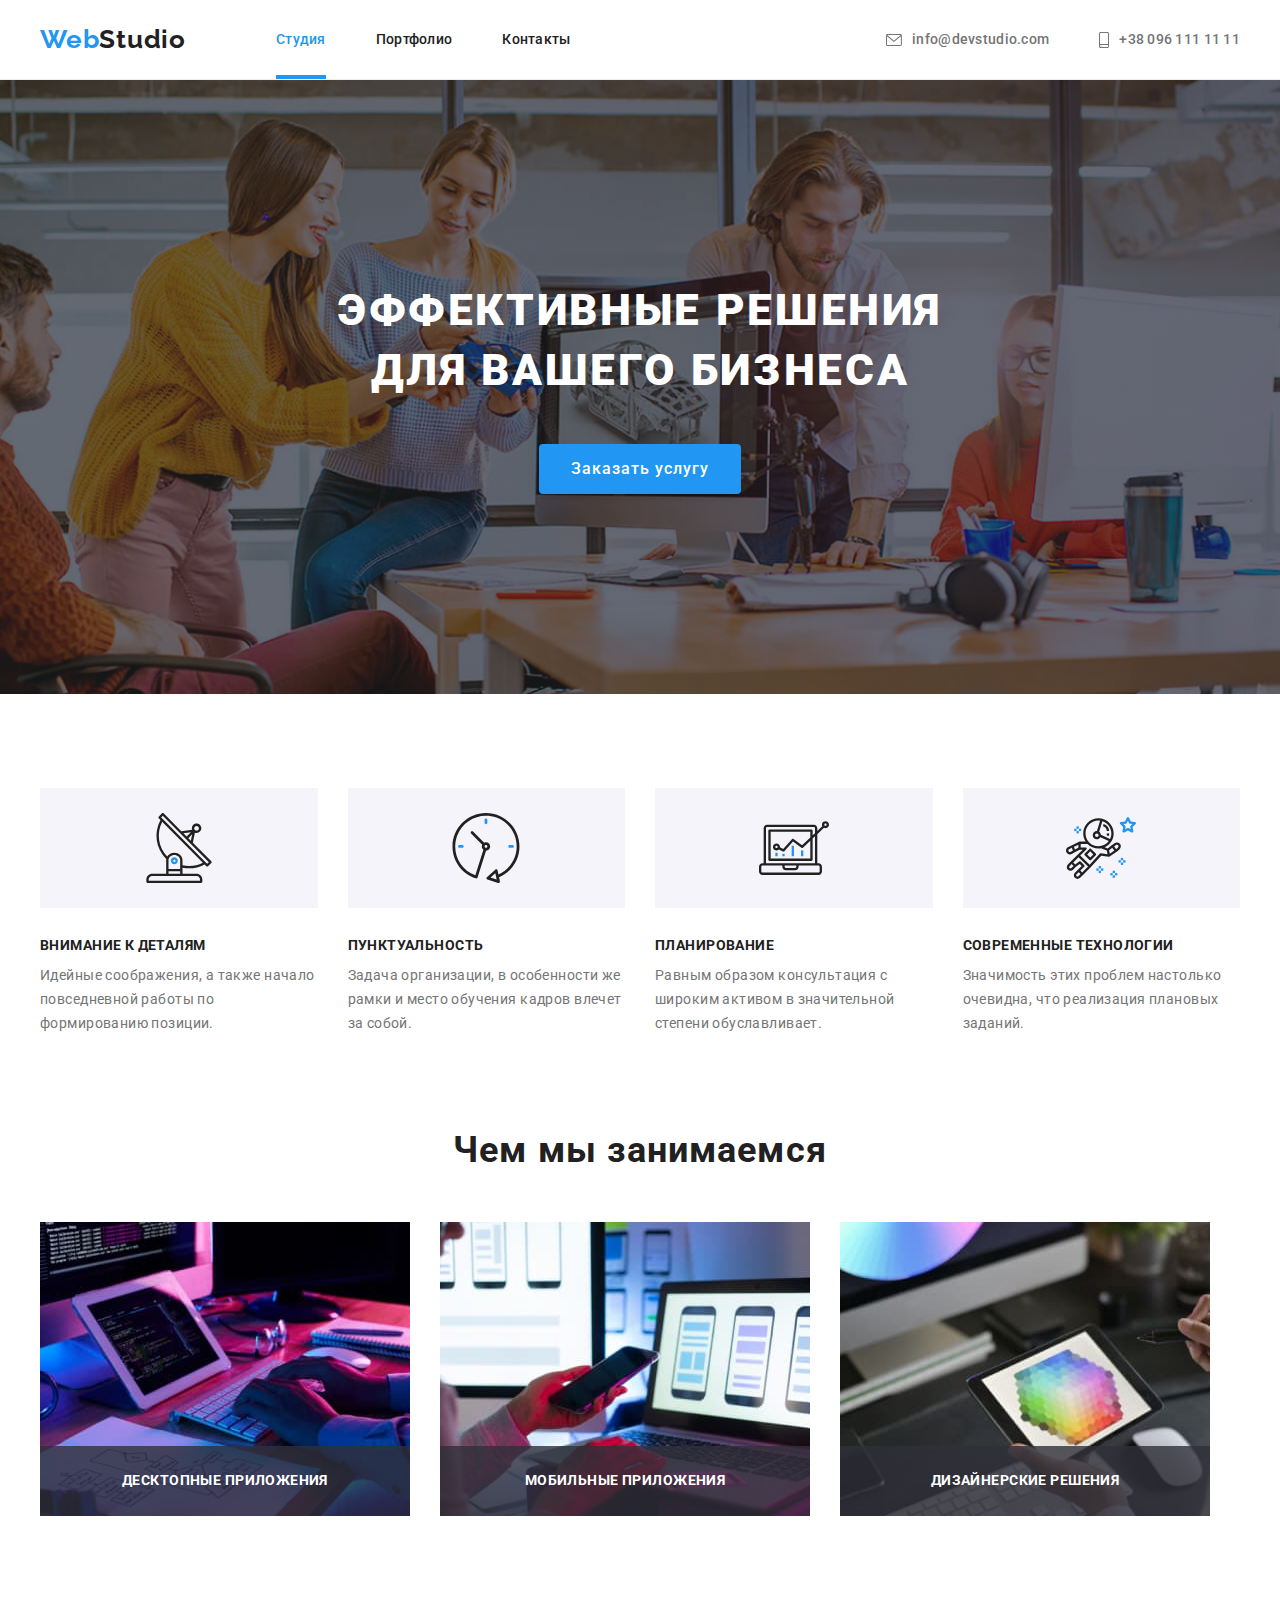
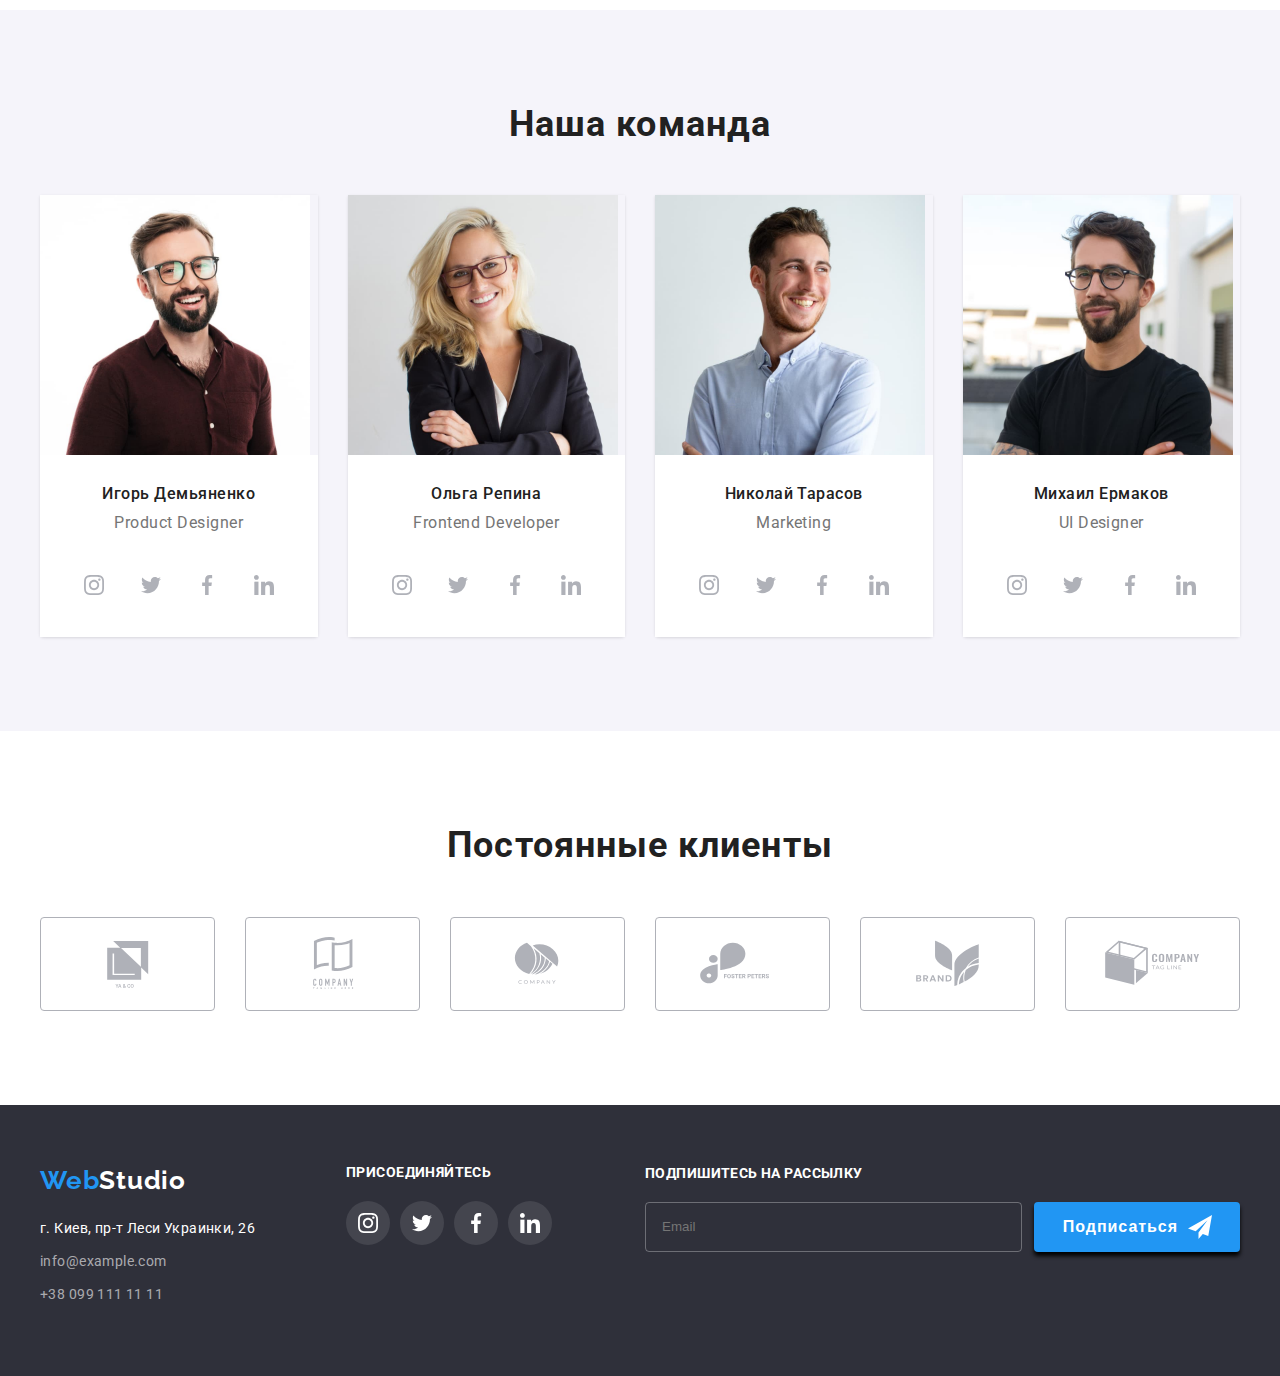
<file: index.html>
<!DOCTYPE html>
<html lang="en">
  <head>
    <meta charset="UTF-8" />
    <meta http-equiv="X-UA-Compatible" content="IE=edge" />
    <meta name="viewport" content="width=device-width, initial-scale=1.0" />
    <title>Главная</title>
    <link
      rel="stylesheet"
      href="https://cdnjs.cloudflare.com/ajax/libs/modern-normalize/1.1.0/modern-normalize.min.css"
      integrity="sha512-wpPYUAdjBVSE4KJnH1VR1HeZfpl1ub8YT/NKx4PuQ5NmX2tKuGu6U/JRp5y+Y8XG2tV+wKQpNHVUX03MfMFn9Q=="
      crossorigin="anonymous"
      referrerpolicy="no-referrer"
    />
    <link rel="preconnect" href="https://fonts.gstatic.com" />
    <link
      href="https://fonts.googleapis.com/css2?family=Raleway:wght@700&family=Roboto:wght@400;500;700;900&display=swap"
      rel="stylesheet"
    />
    <link rel="stylesheet" href="./css/main.min.css" />
  </head>
  <body>
    <!--HEADER-->
    
    <header class="page-header">
      <div class="container">
        <nav class="nav">
          <a href="./" class="page-logo">
            <span class="page-logo__first-half">Web</span><span>Studio</span>
          </a>
    
          <ul class="site-nav">
            <li class="nav__link">
              <a href="./" class="link-item nav__link-current">Студия</a>
            </li>
            <li class="nav__link">
              <a href="./portfolio.html" class="link-item">Портфолио</a>
            </li>
            <li class="nav__link">
              <a href="./" class="link-item">Контакты</a>
            </li>
          </ul>
    
          <ul class="contact__nav">
            <li class="nav__link-contact contact-email">
              <a href="mailto:info@devstudio.com" class="touch contact__item">
                <svg class="contact__icon" width="16" height="12">
                  <use href="./images/icons.svg#icon-envelope"></use>
                </svg>
                info@devstudio.com
              </a>
            </li>
            <li class="nav__link-contact contact-tel">
              <a href="tel:+380961111111" class="touch contact__item">
                <svg class="contact__icon" width="10" height="16">
                  <use href="./images/icons.svg#icon-smartphone"></use>
                </svg>
                +38 096 111 11 11
              </a>
            </li>
          </ul>
        </nav>
      </div>
    </header>

    <main>
      <!--HERO-->
      <section class="hero">
        <div class="container">
          <h1 class="hero-title">
            Эффективные решения <br />для вашего бизнеса
          </h1>
          <button type="button" class="button-primary" data-modal-open>Заказать услугу</button>
        </div>
      </section>

      <!--ABOUT-->
      <section class="about-section">
        <div class="container">
          <h2 hidden>О нас</h2>
          <ul class="about">
            <li class="item icon-antenna">
              <h3 class="about-title">Внимание к деталям</h3>
              <p>
                Идейные соображения, а также начало повседневной работы по
                формированию позиции.
              </p>
            </li>
            <li class="item icon-clock">
              <h3 class="about-title">Пунктуальность</h3>
              <p>
                Задача организации, в особенности же рамки и место обучения
                кадров влечет за собой.
              </p>
            </li>
            <li class="item icon-diagram">
              <h3 class="about-title">Планирование</h3>
              <p>
                Равным образом консультация с широким активом в значительной
                степени обуславливает.
              </p>
            </li>
            <li class="item icon-astronaut">
              <h3 class="about-title">Современные технологии</h3>
              <p>
                Значимость этих проблем настолько очевидна, что реализация
                плановых заданий.
              </p>
            </li>
          </ul>
        </div>
      </section>

      <section class="container-section">
        <div class="container">
          <h2 class="work-title">Чем мы занимаемся</h2>
          <ul class="works">
            <li class="item">
              <img
                src="./images/about/tablet-on-the-table.jpg"
                alt="работающий планшет на столе"
                width="370"
              />
              <div class="works__overlay">
              <p class="works__text">Десктопные приложения</p>
              </div>
            </li>
            
            <li class="item">
              <img
                src="./images/about/work-on-the-laptop-and-phone.jpg"
                alt="работа на ноутбуке и телефоне"
                width="370"
              />
              <div class="works__overlay">
                <p class="works__text">Мобильные приложения</p>
              </div>
            </li>
            <li class="item">
              <img
                src="./images/about/colors-on-the-tablet.jpg"
                alt="цветная палитра на планшете"
                width="370"
              />
              <div class="works__overlay">
                <p class="works__text">Дизайнерские решения</p>
              </div>
            </li>
          </ul>
        </div>
      </section>

      <!==========TEAM==========>

      <section class="team__section container-section">
        <div class="container">
          <h2>Наша команда</h2>
          <ul class="team__list">
            <li class="item team__card">
              <img
                src="./images/team/ihor.jpg"
                class="item-img"
                alt="Игорь Демьяненко"
                width="270"
              />
              <div class="team__item-content">
                <h3 class="team__name">Игорь Демьяненко</h3>
                <p lang="en" class="team__item-desc">Product Designer</p>
                <ul class="social-list">
                  <li>
                    <a href="" class="social-list__link">
                      <svg class="touch social-list__icon">
                        <use href="./images/icons.svg#icon-instagram"></use>
                      </svg>
                    </a>
                  </li>
                  <li>
                    <a href="" class="social-list__link">
                      <svg class="touch social-list__icon">
                        <use href="./images/icons.svg#icon-twitter"></use>
                      </svg>
                    </a>
                  </li>
                  <li>
                    <a href="" class="social-list__link">
                      <svg class="touch social-list__icon">
                        <use href="./images/icons.svg#icon-facebook"></use>
                      </svg>
                    </a>
                  </li>
                  <li>
                    <a href="" class="social-list__link">
                      <svg class="touch social-list__icon">
                        <use href="./images/icons.svg#icon-linkedin"></use>
                      </svg>
                    </a>
                  </li>
                </ul>
              </div>
            </li>
            <li class="item team__card">
              <img
                src="./images/team/olha.jpg"
                class="item-img"
                alt="Ольга Репина"
                width="270"
              />
              <div class="team__item-content">
                <h3 class="team__name">Ольга Репина</h3>
                <p lang="en" class="team__item-desc">Frontend Developer</p>
                <ul class="social-list">
                  <li>
                    <a href="" class="social-list__link">
                      <svg class="touch social-list__icon">
                        <use href="./images/icons.svg#icon-instagram"></use>
                      </svg>
                    </a>
                  </li>
                  <li>
                    <a href="" class="social-list__link">
                      <svg class="touch social-list__icon">
                        <use href="./images/icons.svg#icon-twitter"></use>
                      </svg>
                    </a>
                  </li>
                  <li>
                    <a href="" class="social-list__link">
                      <svg class="touch social-list__icon">
                        <use href="./images/icons.svg#icon-facebook"></use>
                      </svg>
                    </a>
                  </li>
                  <li>
                    <a href="" class="social-list__link">
                      <svg class="touch social-list__icon">
                        <use href="./images/icons.svg#icon-linkedin"></use>
                      </svg>
                    </a>
                  </li>
                </ul>
              </div>
            </li>
            <li class="item team__card">
              <img
                src="./images/team/nikolay.jpg"
                class="item-img"
                alt="Николай Тарасов"
                width="270"
              />
              <div class="team__item-content">
                <h3 class="team__name">Николай Тарасов</h3>
                <p lang="en" class="team__item-desc">Marketing</p>
                <ul class="social-list">
                  <li>
                    <a href="" class="social-list__link">
                      <svg class="touch social-list__icon">
                        <use href="./images/icons.svg#icon-instagram"></use>
                      </svg>
                    </a>
                  </li>
                  <li>
                    <a href="" class="social-list__link">
                      <svg class="touch social-list__icon">
                        <use href="./images/icons.svg#icon-twitter"></use>
                      </svg>
                    </a>
                  </li>
                  <li>
                    <a href="" class="social-list__link">
                      <svg class="touch social-list__icon">
                        <use href="./images/icons.svg#icon-facebook"></use>
                      </svg>
                    </a>
                  </li>
                  <li>
                    <a href="" class="social-list__link">
                      <svg class="touch social-list__icon">
                        <use href="./images/icons.svg#icon-linkedin"></use>
                      </svg>
                    </a>
                  </li>
                </ul>
              </div>
            </li>
            <li class="item team__card">
              <img
                src="./images/team/michael.jpg"
                class="item-img"
                alt="Михаил Ермаков"
                width="270"
              />
              <div class="team__item-content">
                <h3 class="team__name">Михаил Ермаков</h3>
                <p lang="en" class="team__item-desc">UI Designer</p>
                <ul class="social-list">
                  <li>
                    <a href="" class="social-list__link">
                      <svg class="touch social-list__icon">
                        <use href="./images/icons.svg#icon-instagram"></use>
                      </svg>
                    </a>
                  </li>
                  <li>
                    <a href="" class="social-list__link">
                      <svg class="touch social-list__icon">
                        <use href="./images/icons.svg#icon-twitter"></use>
                      </svg>
                    </a>
                  </li>
                  <li>
                    <a href="" class="social-list__link">
                      <svg class="touch social-list__icon">
                        <use href="./images/icons.svg#icon-facebook"></use>
                      </svg>
                    </a>
                  </li>
                  <li>
                    <a href="" class="social-list__link">
                      <svg class="touch social-list__icon">
                        <use href="./images/icons.svg#icon-linkedin"></use>
                      </svg>
                    </a>
                  </li>
                </ul>
              </div>
            </li>
          </ul>
        </div>
      </section>

      <!--CLIENTS-->

      <section class="container-section">
        <div class="container">
          <h2 class="work-title">Постоянные клиенты</h2>
          <ul class="clients">
            <li class="clients__item">
              <a href="" class="clients__link">
                <svg class="clients__icon">
                  <use href="./images/icons.svg#icon-client-1"></use>
                </svg>
              </a>
            </li>
            <li class="clients__item">
              <a href="" class="clients__link">
                <svg class="clients__icon">
                  <use href="./images/icons.svg#icon-client-2"></use>
                </svg>
              </a>
            </li>
            <li class="clients__item">
              <a href="" class="clients__link">
                <svg class="clients__icon">
                  <use href="./images/icons.svg#icon-client-3"></use>
                </svg>
              </a>
            </li>
            <li class="clients__item">
              <a href="" class="clients__link">
                <svg class="clients__icon">
                  <use href="./images/icons.svg#icon-client-4"></use>
                </svg>
              </a>
            </li>
            <li class="clients__item">
              <a href="" class="clients__link">
                <svg class="clients__icon">
                  <use href="./images/icons.svg#icon-client-5"></use>
                </svg>
              </a>
            </li>
            <li class="clients__item">
              <a href="" class="clients__link">
                <svg class="clients__icon">
                  <use href="./images/icons.svg#icon-client-6"></use>
                </svg>
              </a>
            </li>
          </ul>
        </div>
      </section>
    </main>

    <!--FOOTER-->
    <footer class="footer">
      <div class="container footer-container">
        <address class="footer-adress">
          <a href="./" class="page-logo">
            <span class="page-logo__first-half">Web</span
            ><span class="page-logo__second-half-logo">Studio</span>
          </a>
          <ul class="footer-adress__text">
            <li>
              <a
                href="https://goo.gl/maps/CdUpNPRb44qNXqT29"
                target="_blank"
                rel="noopener noreferrer"
              >
                <p class="adress">г. Киев, пр-т Леси Украинки, 26</p>
              </a>
            </li>
            <li class="footer-adress__contact">
              <a href="mailto:info@example.com">info@example.com</a>
            </li>
            <li class="footer-adress__contact">
              <a href="tel:+380991111111">+38 099 111 11 11</a>
            </li>
          </ul>
        </address>
        
        <div class="footer-social">
          <h3 class="social-title">Присоединяйтесь</h3>
        <ul class="footer-social__icons">
          <li class="footer-social__item">
            <a href="" class="footer-social__link">
              <svg class="footer-social__icon">
                <use href="./images/icons.svg#icon-instagram"></use>
              </svg>
            </a>
          </li>
          <li class="footer-social__item">
            <a href="" class="footer-social__link">
              <svg class="footer-social__icon">
                <use href="./images/icons.svg#icon-twitter"></use>
              </svg>
            </a>
          </li>
          <li class="footer-social__item">
            <a href="" class="footer-social__link">
              <svg class="footer-social__icon">
                <use href="./images/icons.svg#icon-facebook"></use>
              </svg>
            </a>
          </li>
          <li class="footer-social__item">
            <a href="" class="footer-social__link">
              <svg class="footer-social__icon">
                <use href="./images/icons.svg#icon-linkedin"></use>
              </svg>
            </a>
          </li>
        </ul>
        </div>
    <form action="#" class="footer-form">
        <label class="footer-form__field">
          Подпишитесь на рассылку
      <div class="footer-form__div">
            <input type="mail" class="footer-form__input touch" name="user-mail" placeholder="Email" required>
            
        </label>
        <button type="submit" class="footer-form__btn">
          Подписаться
        <svg width="24" heigh="24" class="footer-form__icon">
         <use href="./images/icons.svg#icon-send"></use>
        </svg>
        </button>
      </div>
      </form>
      </div>
    </footer>

      <div class="backdrop is-hidden" data-modal>
        <div class="modal-window">
          <button type="button" class="modal-window__close-btn" data-modal-close>
            <svg class="modal-window__icon-close" width="11" height="11">
              <use href="./images/icons.svg#icon-close"></use>
            </svg>
          </button>

<form action="#" class="modal-form">
<p class="modal-form__header">Оставьте свои данные, мы вам перезвоним</p>
<label class="modal-form__field">
  Имя
  <span class="modal-form__input-wrapper">
  <input type="text" class="modal-form__input" name="user-name" title="Имя должно содержать буквы латиницы либо кириллицы" pattern="[a-zA-Zа-яёА-ЯЁ]+" minlength="2" required>
    <svg class="modal-form__input-icon touch">
      <use href="./images/icons.svg#icon-person-black"></use>
    </svg>
  </span>
</label>
<label class="modal-form__field">
  Телефон
  <span class="modal-form__input-wrapper">
  <input type="tel" class="modal-form__input" name="user-tel" title="093-444-33-22" pattern="[0-9]{3}-[0-9]{3}-[0-9]{2}-[0-9]{2}" required>
      <svg class="modal-form__input-icon touch">
        <use href="./images/icons.svg#icon-phone-black"></use>
      </svg>
      </span>
</label>
<label class="modal-form__field">
  Почта
  <span class="modal-form__input-wrapper">
  <input type="mail" class="modal-form__input" name="user-mail" required>
      <svg class="modal-form__input-icon touch">
        <use href="./images/icons.svg#icon-email-black"></use>
      </svg>
      </span>
</label>
<label class="modal-form__field">
  Комментарий
  <textarea name="user-message" class="modal-form__message touch" placeholder="Введите текст"></textarea>
</label>
<input type="checkbox" class="modal-form__checkbox  visually-hidden" id="accept-policy">
<label for="accept-policy" class="modal-form__checkbox-label">Соглашаюсь с рассылкой и принимаю&nbsp;<a href="#"
    class="modal-form__link">Условия договора</a></label>
  <button type="submit" class="button-primary modal-form__submit-btn">Отправить</button>
</form>

        </div>

      </div>

      <!-- Ставим перед закрывающим тегом body -->
      <script src="./js/modal.js"></script>

  </body>
</html>
</file>
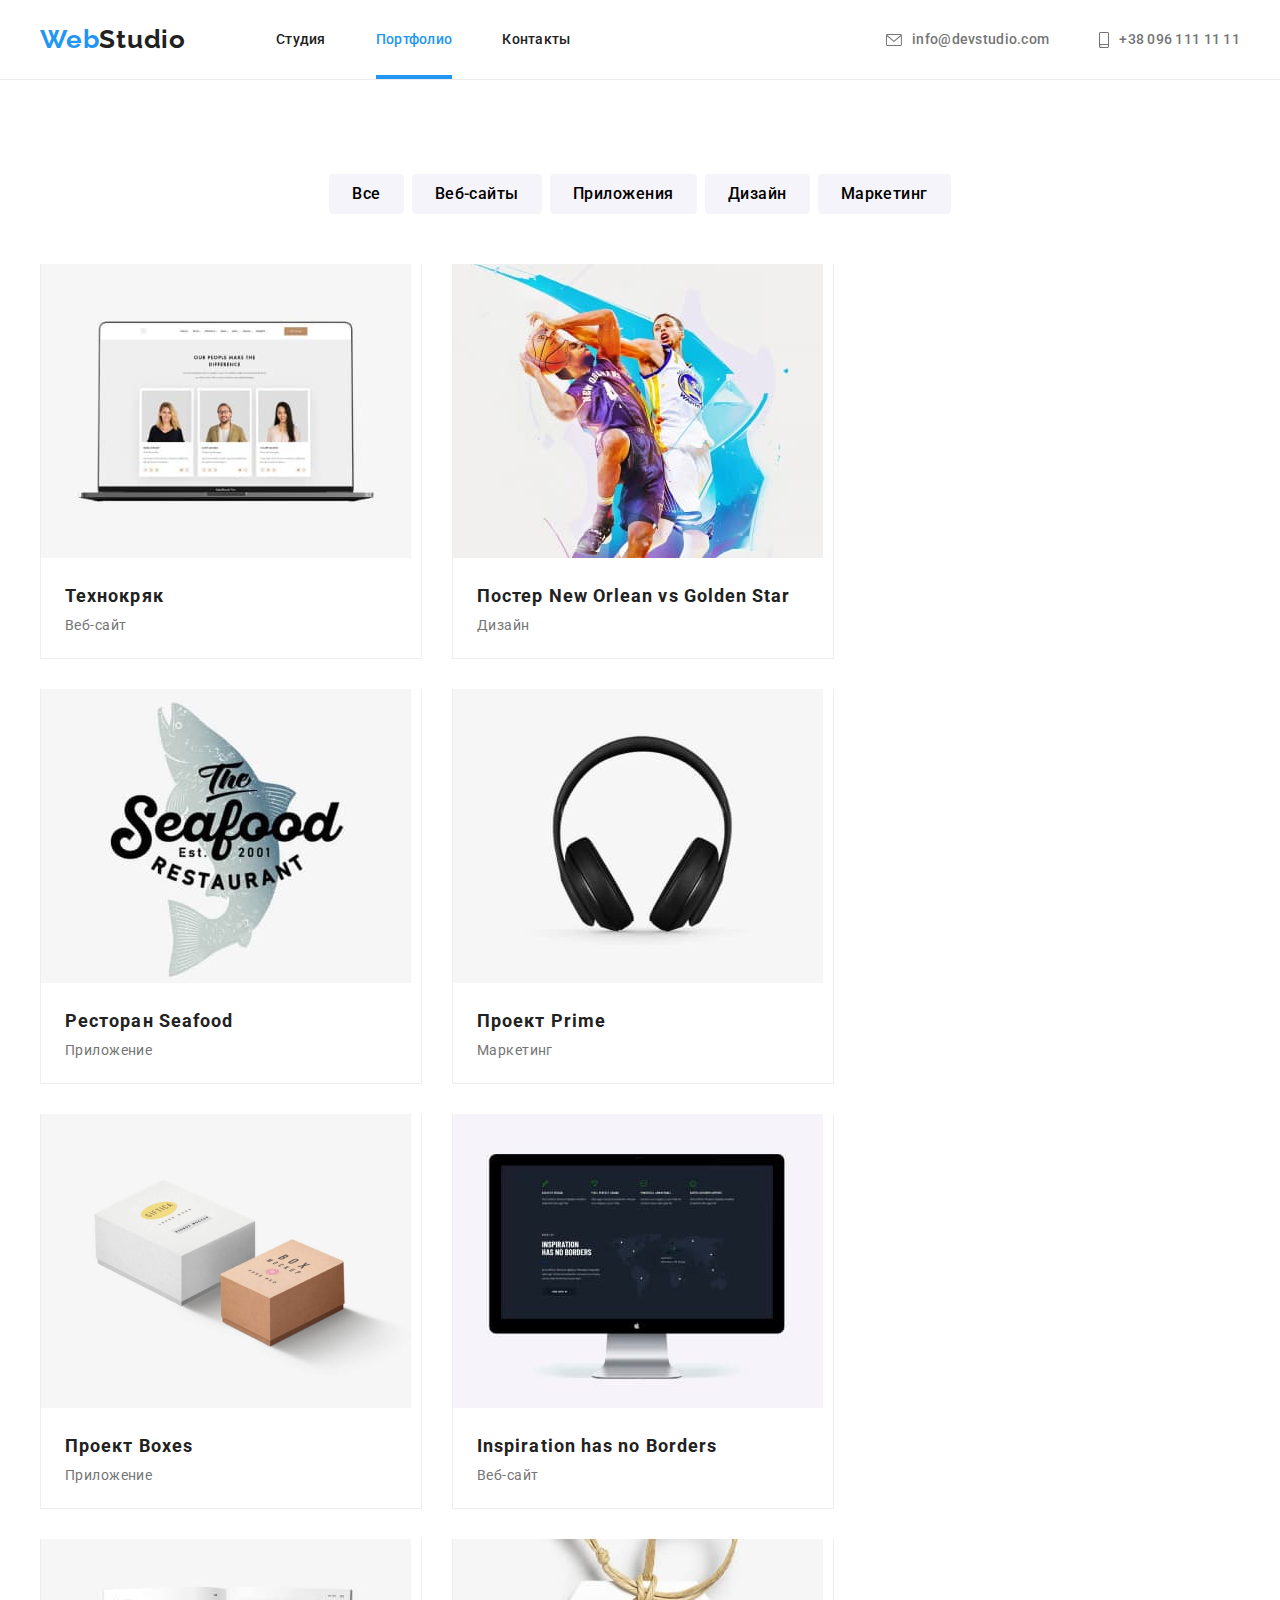
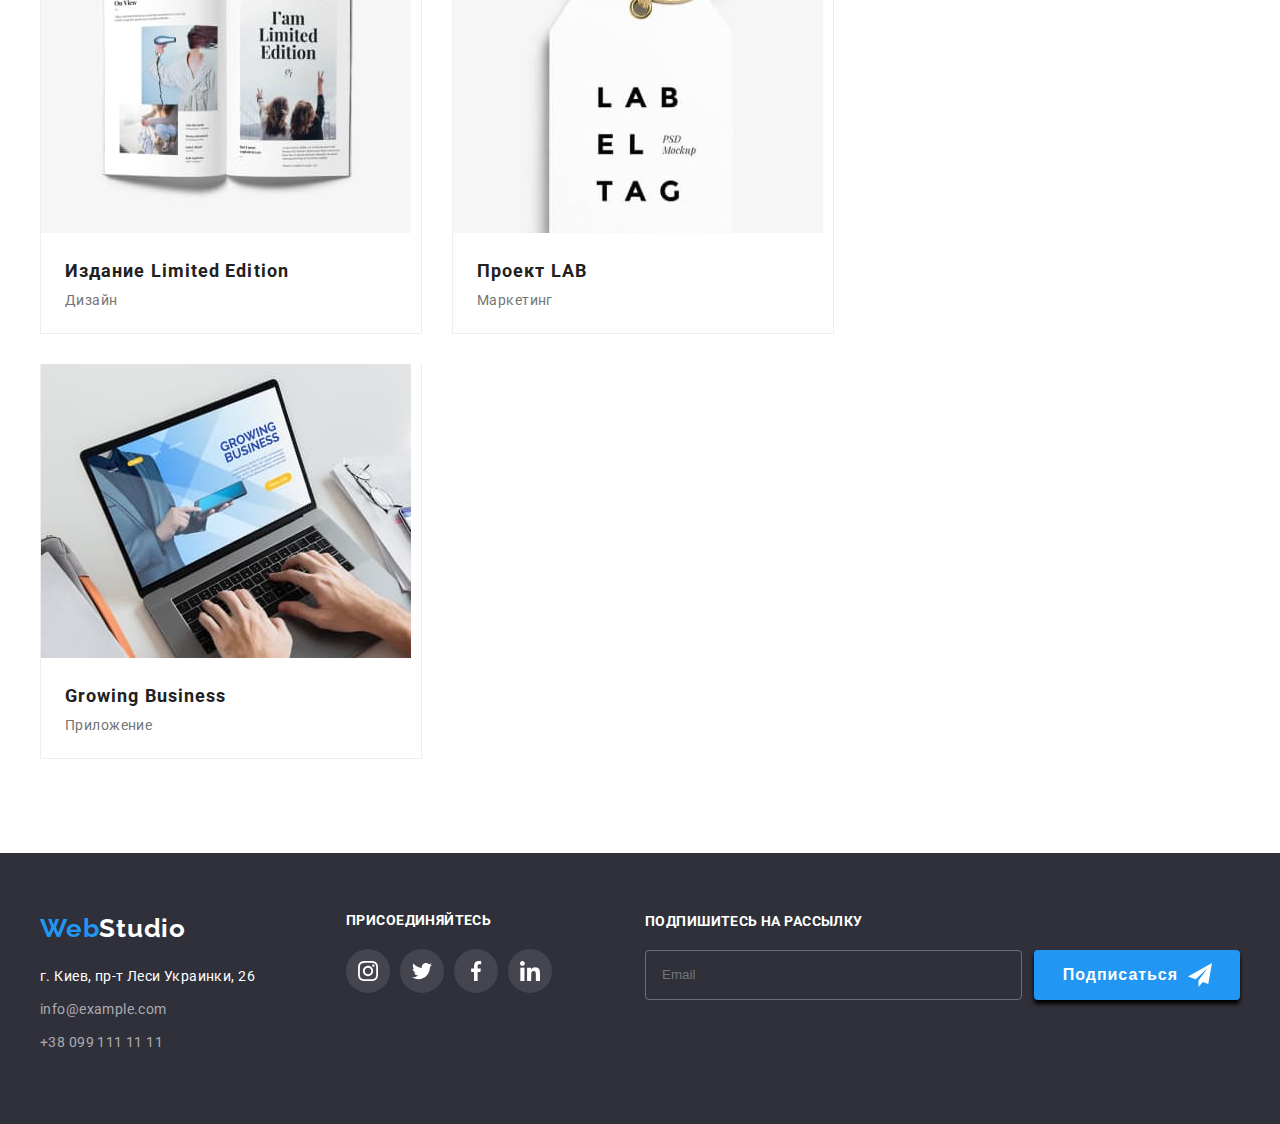
<file: portfolio.html>
<!DOCTYPE html>
<html lang="en">
  <head>
    <meta charset="UTF-8" />
    <meta http-equiv="X-UA-Compatible" content="IE=edge" />
    <meta name="viewport" content="width=device-width, initial-scale=1.0" />
    <title>Портфолио</title>
    <link
      rel="stylesheet"
      href="https://cdnjs.cloudflare.com/ajax/libs/modern-normalize/1.1.0/modern-normalize.min.css"
      integrity="sha512-wpPYUAdjBVSE4KJnH1VR1HeZfpl1ub8YT/NKx4PuQ5NmX2tKuGu6U/JRp5y+Y8XG2tV+wKQpNHVUX03MfMFn9Q=="
      crossorigin="anonymous"
      referrerpolicy="no-referrer"
    />
    <link rel="preconnect" href="https://fonts.gstatic.com" />
    <link
      href="https://fonts.googleapis.com/css2?family=Raleway:wght@700&family=Roboto:wght@400;500;700;900&display=swap"
      rel="stylesheet"
    />
    <link rel="stylesheet" href="./css/main.min.css" />
  </head>
  <body>
    <!--HEADER-->
    
    <header class="page-header">
      <div class="container">
        <nav class="nav">
          <a href="./" class="page-logo">
            <span class="page-logo__first-half">Web</span><span>Studio</span>
          </a>
    
          <ul class="site-nav">
            <li class="nav__link">
              <a href="./" class="link-item">Студия</a>
            </li>
            <li class="nav__link">
              <a href="./portfolio.html" class="link-item nav__link-current">Портфолио</a>
            </li>
            <li class="nav__link">
              <a href="./" class="link-item">Контакты</a>
            </li>
          </ul>
    
          <ul class="contact__nav">
            <li class="nav__link-contact contact-email">
              <a href="mailto:info@devstudio.com" class="touch contact__item">
                <svg class="contact__icon" width="16" height="12">
                  <use href="./images/icons.svg#icon-envelope"></use>
                </svg>
                info@devstudio.com
              </a>
            </li>
            <li class="nav__link-contact contact-tel">
              <a href="tel:+380961111111" class="touch contact__item">
                <svg class="contact__icon" width="10" height="16">
                  <use href="./images/icons.svg#icon-smartphone"></use>
                </svg>
                +38 096 111 11 11
              </a>
            </li>
          </ul>
        </nav>
      </div>
    </header>


<main>
  <section class="container-section">
    <div class="container">
    <ul class="portfolio__nav">
       <li class="portfolio__nav-item">
        <button type="button" class="portfolio-button">Все</button>
      </li>
      <li class="portfolio__nav-item">
         <button type="button" class="portfolio-button">Веб-сайты</button>
      </li>
      <li class="portfolio__nav-item">
         <button type="button" class="portfolio-button">Приложения</button>
       </li>
      <li class="portfolio__nav-item">
        <button type="button" class="portfolio-button">Дизайн</button>
      </li>
       <li class="portfolio__nav-item">
         <button type="button" class="portfolio-button">Маркетинг</button>
       </li>
     </ul>

        <ul class="portfolio__works">
          <li class="portfolio__item">
            <a href="./">
              <div class="portfolio__item-thumb">
              <img src="./images/portfolio/laptop.jpg" alt="laptop on the table" />
              <div class="portfolio__item-overlay">
                <p class="portfolio__overlay-text">Технокряк это современная площадка распространения коронавируса. Компании используют эту
                  платформу для цифрового
                  шпионажа и атак на защищённые сервера конкурентов.</p>
              </div>
              </div>
              <div class="portfolio__item-text">
              <h3 class="title-case">Технокряк</h3>
              <p class="portfolio__case-description">Веб-сайт</p>
            </div>
      
            </a>
          </li>
          <li class="portfolio__item">
            <a href="./">
              <div class="portfolio__item-thumb">
              <img src="./images/portfolio/basketball.jpg" alt="two players in basketball" />
              <div class="portfolio__item-overlay">
              <p class="portfolio__overlay-text">Технокряк это современная площадка распространения коронавируса. Компании используют эту платформу для цифрового
              шпионажа и атак на защищённые сервера конкурентов.</p>
              </div>
             </div>
              <div class="portfolio__item-text">
              <h3 class="title-case">Постер New Orlean vs Golden Star</h3>
              <p class="portfolio__case-description">Дизайн</p>
            </div>
      
            </a>
          </li>
          <li class="portfolio__item">
            <a href="./">
              <div class="portfolio__item-thumb">
              <img src="./images/portfolio/seafood.jpg" alt="logo of seafood" />
              <div class="portfolio__item-overlay">
              <p class="portfolio__overlay-text">Технокряк это современная площадка распространения коронавируса. Компании используют эту платформу для цифрового
              шпионажа и атак на защищённые сервера конкурентов.</p>
              </div>
             </div>
             <div class="portfolio__item-text">
              <h3 class="title-case">Ресторан Seafood</h3>
              <p class="portfolio__case-description">Приложение</p>
            </div>
      
            </a>
          </li>
          <li class="portfolio__item">
            <a href="./">
              <div class="portfolio__item-thumb">
              <img src="./images/portfolio/headphones.jpg" alt="headphones" />
              <div class="portfolio__item-overlay">
              <p class="portfolio__overlay-text">Технокряк это современная площадка распространения коронавируса. Компании используют эту платформу для цифрового
              шпионажа и атак на защищённые сервера конкурентов.</p>
              </div>
             </div>
             <div class="portfolio__item-text">
              <h3 class="title-case">Проект Prime</h3>
              <p class="portfolio__case-description">Маркетинг</p>
            </div>
      
            </a>
          </li>
          <li class="portfolio__item">
            <a href="./">
              <div class="portfolio__item-thumb">
              <img src="./images/portfolio/boxes.jpg" alt="two boxes" />
              <div class="portfolio__item-overlay">
              <p class="portfolio__overlay-text">Технокряк это современная площадка распространения коронавируса. Компании используют эту платформу для цифрового
              шпионажа и атак на защищённые сервера конкурентов.</p>
              </div>
             </div>
             <div class="portfolio__item-text">
              <h3 class="title-case">Проект Boxes</h3>
              <p class="portfolio__case-description">Приложение</p>
            </div>
      
            </a>
          </li>
          <li class="portfolio__item">
            <a href="./">
              <div class="portfolio__item-thumb">
              <img src="./images/portfolio/mac.jpg" alt="mac computer on the table" />
              <div class="portfolio__item-overlay">
              <p class="portfolio__overlay-text">Технокряк это современная площадка распространения коронавируса. Компании используют эту платформу для цифрового
              шпионажа и атак на защищённые сервера конкурентов.</p>
              </div>
             </div>
             <div class="portfolio__item-text">
              <h3 class="title-case">Inspiration has no Borders</h3>
              <p class="portfolio__case-description">Веб-сайт</p>
            </div>
      
            </a>
          </li>
          <li class="portfolio__item">
            <a href="./">
              <div class="portfolio__item-thumb">
              <img src="./images/portfolio/magazine.jpg" alt="opened magazine" />
              <div class="portfolio__item-overlay">
              <p class="portfolio__overlay-text">Технокряк это современная площадка распространения коронавируса. Компании используют эту платформу для цифрового
              шпионажа и атак на защищённые сервера конкурентов.</p>
              </div>
             </div>
             <div class="portfolio__item-text">
              <h3 class="title-case">Издание Limited Edition</h3>
              <p class="portfolio__case-description">Дизайн</p>
            </div>
      
            </a>
          </li>
          <li class="portfolio__item">
            <a href="./">
              <div class="portfolio__item-thumb">
              <img src="./images/portfolio/label.jpg" alt="paper label with rope" />
              <div class="portfolio__item-overlay">
              <p class="portfolio__overlay-text">Технокряк это современная площадка распространения коронавируса. Компании используют эту платформу для цифрового
              шпионажа и атак на защищённые сервера конкурентов.</p>
              </div>
             </div>
             <div class="portfolio__item-text">
              <h3 class="title-case">Проект LAB</h3>
              <p class="portfolio__case-description">Маркетинг</p>
            </div>
      
            </a>
          </li>
          <li class="portfolio__item">
            <a href="./">
              <div class="portfolio__item-thumb">
              <img src="./images/portfolio/laptop-working.jpg" alt="working on the laptop" />
              <div class="portfolio__item-overlay">
              <p class="portfolio__overlay-text">Технокряк это современная площадка распространения коронавируса. Компании используют эту платформу для цифрового
              шпионажа и атак на защищённые сервера конкурентов.</p>
              </div>
             </div>
             <div class="portfolio__item-text">
              <h3 class="title-case">Growing Business</h3>
              <p class="portfolio__case-description">Приложение</p>
            </div>
      
            </a>
          </li>
        </div>
      </ul>
     </section>
  </main>

    <!--FOOTER-->
    <footer class="footer">
      <div class="container footer-container">
        <address class="footer-adress">
          <a href="./" class="page-logo">
            <span class="page-logo__first-half">Web</span><span class="page-logo__second-half-logo">Studio</span>
          </a>
          <ul class="footer-adress__text">
            <li>
              <a href="https://goo.gl/maps/CdUpNPRb44qNXqT29" target="_blank" rel="noopener noreferrer">
                <p class="adress">г. Киев, пр-т Леси Украинки, 26</p>
              </a>
            </li>
            <li class="footer-adress__contact">
              <a href="mailto:info@example.com">info@example.com</a>
            </li>
            <li class="footer-adress__contact">
              <a href="tel:+380991111111">+38 099 111 11 11</a>
            </li>
          </ul>
        </address>
    
        <div class="footer-social">
          <h3 class="social-title">Присоединяйтесь</h3>
          <ul class="footer-social__icons">
            <li class="footer-social__item">
              <a href="" class="footer-social__link">
                <svg class="footer-social__icon">
                  <use href="./images/icons.svg#icon-instagram"></use>
                </svg>
              </a>
            </li>
            <li class="footer-social__item">
              <a href="" class="footer-social__link">
                <svg class="footer-social__icon">
                  <use href="./images/icons.svg#icon-twitter"></use>
                </svg>
              </a>
            </li>
            <li class="footer-social__item">
              <a href="" class="footer-social__link">
                <svg class="footer-social__icon">
                  <use href="./images/icons.svg#icon-facebook"></use>
                </svg>
              </a>
            </li>
            <li class="footer-social__item">
              <a href="" class="footer-social__link">
                <svg class="footer-social__icon">
                  <use href="./images/icons.svg#icon-linkedin"></use>
                </svg>
              </a>
            </li>
          </ul>
        </div>
        <form action="#" class="footer-form">
          <label class="footer-form__field">
            Подпишитесь на рассылку
            <div class="footer-form__div">
              <input type="mail" class="footer-form__input touch" name="user-mail" placeholder="Email" required>
    
          </label>
          <button type="submit" class="footer-form__btn">
            Подписаться
            <svg width="24" heigh="24" class="footer-form__icon">
              <use href="./images/icons.svg#icon-send"></use>
            </svg>
          </button>
      </div>
      </form>
      </div>
    </footer>
    </body>
    
    </html>
</file>
<file: css/main.min.css>
:root{--text-color: #757575;--secondary-color: #212121;--white-color: #ffffff;--accent-color: #2196f3;--secondary-background: #f5f4fa;--logo-font: 'Raleway', sans-serif;--button-color: #2196f3;--main-font: 'Robosto', sans-serif;--footer-backround: #2f303a;--social-icons: rgba(175, 177, 184, 1);--timing-function: cubic-bezier(0.4, 0, 0.2, 1)}.visually-hidden{position:absolute !important;clip:rect(1px 1px 1px 1px);clip:rect(1px, 1px, 1px, 1px);padding:0 !important;border:0 !important;height:1px !important;width:1px !important;overflow:hidden}.touch{transition-property:color, fill, background-color, border, box-shadow, opacity, transform;transition-duration:250ms;transition-timing-function:var(--cubic)}h1,h2,h3,h4,h5,h6,p{margin-top:0;margin-bottom:0}ul,ol{margin-top:0;margin-bottom:0;padding-left:0}img{display:block}.link{text-decoration:none}li{list-style:none}a{text-decoration:none}body{font-family:'Roboto', 'Arial', 'Helvetica', sans-serif;font-style:normal;font-weight:normal;font-size:14px;color:var(--secondary-color);background-color:var(--white-color);margin:0px 0px}.container-section{padding-top:94px;padding-bottom:94px}h2{font-weight:bold;font-size:36px;line-height:1.16;letter-spacing:0.03em;margin-bottom:50px;text-align:center}a{text-decoration:none;color:inherit}p{line-height:1.71;letter-spacing:0.03em;color:var(--text-color)}button{cursor:pointer}.container{width:1200px;margin:0 auto;padding-left:15px;padding-right:15px}.item{margin-left:30px;flex-basis:calc((100% - 120px) / 4);position:relative}.page-header{border-bottom:solid #ececec 1px}.page-logo{font-family:Raleway;font-weight:bold;font-size:26px;line-height:1.2;letter-spacing:0.03em;margin-right:90px;padding-top:24px;padding-bottom:24px}.page-logo__first-half{color:#2196f3}.page-logo__second-half-logo{color:var(--white-color)}.link-item{padding-top:32px;padding-bottom:32px;position:relative}.link-item::after{content:'';position:absolute;left:0;bottom:0;width:100%;height:4px;background-color:var(--accent-color);display:block;transform:scaleX(0);transition:transform 250ms var(--timing-function)}.link-item:hover::after,.link-item:focus::after{display:block;transform:scaleX(1)}.link-item:hover,.link-item:focus{color:var(--accent-color)}.button-primary{font-family:inherit;color:var(--white-color);background-color:var(--accent-color);font-style:normal;font-weight:500;font-size:16px;line-height:1.87;letter-spacing:0.06em;border-radius:4px;box-shadow:0px 4px 4px rgba(0,0,0,0.15);border:var(--button-color);padding:10px 32px;transition-property:background-color;transition-duration:250ms;transition-timing-function:linear}.button-primary:hover,.button-primary:focus{background-color:var(--white-color);color:var(--accent-color)}.portfolio-button{font-family:inherit;font-size:16px;font-weight:500;line-height:1.62;letter-spacing:0.03em;padding:6px 22px;border:solid 1px;background-color:var(--secondary-background);border-color:var(--secondary-background);border-radius:4px;transition-property:background-color;transition-duration:100ms;transition-timing-function:linear}.portfolio-button:hover,.portfolio-button:focus{color:var(--white-color);background-color:var(--accent-color);border-color:var(--accent-color);border-radius:4px}.social-list{display:flex;padding-bottom:30px;justify-content:space-between}.social-list__icon{width:20px;height:20px}.social-list__link{fill:var(--social-icons);display:flex;align-items:center;justify-content:center;width:44px;height:44px;border-radius:50%;transition:fill 250ms var(--timing-function)}.social-list__link:hover,.social-list__link:focus{background-color:var(--accent-color);fill:#ffffff}.hero-title{font-weight:900;font-size:44px;line-height:60px;margin:0px auto 30px auto}.work-title{margin-bottom:50px}.title-case{font-weight:bold;font-size:18px;line-height:2;letter-spacing:0.06em}h3.about-title{font-weight:bold;font-size:14px;line-height:1.14;letter-spacing:0.03em;text-transform:uppercase;margin-bottom:10px}h3.social-title{color:var(--white-color);font-weight:bold;font-size:14px;line-height:1.14;letter-spacing:0.03em;text-transform:uppercase;margin-bottom:20px}.footer{display:flex;align-items:center;color:var(--white-color);background-color:var(--footer-backround);padding-top:60px;padding-bottom:60px}.footer-container{display:flex}.footer-adress{font-style:normal;line-height:1.71;letter-spacing:0.03em;margin-right:70px}.footer-adress__text{margin-top:20px;margin-bottom:9px}.footer-adress__contact{margin-bottom:9px;color:rgba(255,255,255,0.6)}.footer-adress__contact:hover,.footer-adress__contact:focus{color:var(--accent-color)}.footer-social__icons{display:flex;justify-content:space-around}.footer-social__link{fill:var(--white-color);display:flex;align-items:center;justify-content:center;width:44px;height:44px;border-radius:50%;background-color:rgba(255,255,255,0.1);transition:background-color 250ms var(--timing-function)}.footer-social__link:hover,.footer-social__link:focus{background-color:var(--accent-color)}.footer-social__item:not(:last-child){margin-right:10px}.footer-social__icon{width:20px;height:20px}.adress{margin-bottom:9px;color:var(--white-color)}.backdrop{position:fixed;top:0;left:0;width:100vw;height:100vh;background-color:rgba(0,0,0,0.4);transition:opacity 500ms linear, visability 500ms linear}.modal-window{position:absolute;left:50%;top:50%;transform:translate(-50%, -50%);height:581px;width:528px;border-radius:4px;background-color:var(--white-color);padding:40px}.modal-window__close-btn{top:8px;right:8px;width:30px;height:30px;border-radius:50%;border:1px solid rgba(0,0,0,0.1);background-color:transparent;padding:0;position:absolute}.modal-window__icon-close{position:absolute;top:50%;left:50%;transform:translate(-50%, -50%)}.modal-window__icon-close:hover{fill:var(--accent-color)}.is-hidden{opacity:0;visibility:hidden;pointer-events:none}.modal-form{display:flex;flex-direction:column}.modal-form__header{font-weight:bold;font-size:20px;line-height:1.15;text-align:center;letter-spacing:0.03em;color:var(--secondary-color);margin-bottom:12px}.modal-form__field{position:relative;font-size:12px;line-height:1.16;letter-spacing:0.01em;color:var(--text-color)}.modal-form__input{width:100%;height:40px;border:1px solid rgba(33,33,33,0.2);box-sizing:border-box;border-radius:4px;padding-left:42px}.modal-form__input:focus{outline:none;border-color:var(--accent-color)}.modal-form__input-wrapper{display:block;position:relative;margin-top:6px;margin-bottom:10px}.modal-form__input-icon{position:absolute;top:50%;left:12px;transform:translateY(-50%);display:block;width:18px;height:18px}.form-input:focus+.modal-form__input-icon{fill:var(--accent-color)}.modal-form__message{width:100%;height:120px;margin-top:4px;margin-bottom:20px;border:1px solid rgba(33,33,33,0.2);box-sizing:border-box;border-radius:4px;padding:12px 16px;resize:none}.modal-form__message:focus{outline:none;border-color:var(--accent-color)}.modal-form__checkbox:checked+.modal-form__checkbox-label::before{border:0px;background-image:url(../images/index/check.svg);background-size:contain;box-shadow:none}.modal-form__checkbox:focus+.modal-form__checkbox-label::before{outline:none}.modal-form__checkbox-label{display:flex;align-items:center;font-size:14px;margin-bottom:30px}.modal-form__checkbox-label::before{display:block;content:'';width:16px;height:15px;border-radius:2px;cursor:pointer;margin-right:8px;border:2px solid #000000;box-shadow:0px 4px 4px 0px #00000040}.modal-form__link{color:var(--accent-color);border-bottom:1px solid var(--accent-color)}.modal-form__submit-btn{width:200px;margin:0 auto}.footer-form{display:block;margin-top:0em;width:100%}.footer-form__div{display:flex;height:50px;margin-left:93px;margin-top:20px}.footer-form__field{margin-left:93px;width:100%;font-size:14px;font-weight:700;line-height:1.14;letter-spacing:0.03em;text-align:left;color:var(--white-color);text-transform:uppercase}.footer-form__input{padding:15px 16px;margin-right:12px;border:1px solid rgba(255,255,255,0.3);border-radius:4px;background-color:transparent;cursor:pointer;color:var(--white-color);width:100%}.footer-form__input:focus{outline:none;border-color:var(--accent-color)}.footer-form__btn{display:flex;align-items:center;padding:10px 28px 10px 29px;font-weight:bold;font-size:16px;line-height:1.87;letter-spacing:0.06em;color:var(--white-color);background-color:var(--accent-color);box-shadow:0px 4px 4px #000;border-radius:4px;border:none;cursor:pointer}.footer-form__icon{fill:var(--white-color);margin-left:10px}.nav{display:flex;align-items:center}.site-nav,.contact__nav{font-weight:500;line-height:1.14;letter-spacing:0.02em;display:flex}.nav__link{font-weight:500;line-height:1.14;letter-spacing:0.02em;position:relative}.nav__link:not(:last-child){margin-right:50px}.nav__link-current{color:var(--accent-color)}.nav__link-current::after{display:block;content:'';position:absolute;left:0;bottom:0;width:100%;height:4px;background-color:var(--accent-color);transform:scaleX(1)}.nav__link-contact{font-weight:500;line-height:1.14;letter-spacing:0.02em;justify-content:center}.nav__link-contact:not(:last-child){margin-right:50px}.contact__nav{font-weight:500;font-size:14px;line-height:1.14;letter-spacing:0.02em;color:var(--text-color);margin-left:auto}.contact__item{display:flex;align-items:center;justify-content:center}.contact__item:hover,.contact__item:focus{color:var(--accent-color)}.contact__icon{fill:currentColor;margin-right:10px}.hero{font-size:44px;line-height:1.36;text-align:center;letter-spacing:0.06em;text-transform:uppercase;color:var(--white-color);background-color:var(--secondary-color);padding-top:200px;padding-bottom:200px;background-image:linear-gradient(to right, rgba(47,58,57,0.4), rgba(47,48,58,0.4)),url("../images/index/background-img.png");background-position:center;background-repeat:no-repeat;background-size:cover;max-width:1600px;margin-left:auto;margin-right:auto}.about{display:flex;justify-content:space-between;margin-left:-30px}.about-section{padding-top:94px}.icon-antenna::before{display:block;content:'';height:120px;background-repeat:no-repeat;background-position:center;background-color:var(--secondary-background);background-image:url(../images/index/antenna.svg);margin-bottom:30px}.icon-clock::before{display:block;content:'';height:120px;background-repeat:no-repeat;background-position:center;background-color:var(--secondary-background);background-image:url(../images/index/clock.svg);margin-bottom:30px}.icon-diagram::before{display:block;content:'';height:120px;background-repeat:no-repeat;background-position:center;background-color:var(--secondary-background);background-image:url(../images/index/diagram.svg);margin-bottom:30px}.icon-astronaut::before{display:block;content:'';height:120px;background-repeat:no-repeat;background-position:center;background-color:var(--secondary-background);background-image:url(../images/index/astronaut.svg);margin-bottom:30px}.works{display:flex;flex-wrap:wrap;margin-left:-30px}.works__overlay{position:absolute;display:inline-block;bottom:0;left:0;width:100%;height:70px;background-color:rgba(47,48,58,0.8);color:var(--white-color)}.works__text{padding-top:27px;padding-bottom:27px;text-align:center;text-transform:uppercase;font-family:Roboto;font-style:normal;font-weight:bold;font-size:14px;line-height:1.14;color:var(--white-color)}.team__section{background-color:var(--secondary-background)}.team__list{display:flex;flex-wrap:wrap;margin-left:-30px;justify-content:center}.team__card{text-align:center;box-shadow:0px 2px 1px 0px rgba(0,0,0,0.2);box-shadow:0px 1px 1px 0px rgba(0,0,0,0.14);box-shadow:0px 1px 3px 0px rgba(0,0,0,0.12);border-radius:0px 0px 4px 4px}.team__item-content{background-color:#ffffff;padding-left:32px;padding-right:32px}.team__name{font-style:normal;font-weight:500;font-size:16px;line-height:1.18;letter-spacing:0.03em;color:var(--secondary-color);margin-bottom:10px;padding-top:30px}.team__item-desc{font-size:16px;line-height:1.18;letter-spacing:0.03em;margin-bottom:30px}.clients{display:flex;justify-content:center;margin-left:-30px}.clients__item{flex-basis:calc((100% - 180px) / 6);width:170px;margin-left:30px}.clients__link{height:92px;display:flex;justify-content:center;align-items:center;color:var(--social-icons);border-radius:4px;border:1px solid var(--social-icons)}.clients__link:hover,.clients__link:focus{border-color:var(--accent-color);color:var(--accent-color)}.clients__icon{fill:currentColor;width:170px;height:92px}.clients__icon:hover,.clients__icon:focus{color:var(--accent-color)}.portfolio__nav{display:flex;justify-content:center;margin-bottom:50px}.portfolio__works{display:flex;flex-wrap:wrap;margin-left:-30px;margin-top:-30px}.portfolio__item{flex-basis:calc(100% / 3 - 30px);width:370px;border-bottom:solid 1px #eeeeee;border-left:solid 1px #eeeeee;border-right:solid 1px #eeeeee;margin-top:30px;margin-left:30px}.portfolio__item:hover,.portfolio__item:focus{box-shadow:1px 4px 6px 0px rgba(0,0,0,0.16);box-shadow:0px 4px 4px 0px rgba(0,0,0,0.06);box-shadow:0px 1px 1px 0px rgba(0,0,0,0.12)}.portfolio__item:hover .portfolio__item-thumb::before{transform:translateY(0)}.portfolio__item-text{padding:20px 24px}.portfolio__nav-item:not(:last-child){margin-right:8px}.portfolio__item-thumb{position:relative;overflow:hidden}.portfolio__item-thumb::before{display:inline-block;content:'';position:absolute;top:0;left:0;width:100%;height:100%;background-color:rgba(33,150,243,0.9);transform:translateY(100%);transition:transform 250ms var(--timing-function)}.portfolio__item-overlay{position:absolute;top:0;left:0;width:100%;height:100%;transform:translateY(100%);transition:transform 250ms var(--timing-function);overflow:hidden;display:flex}.portfolio__item:hover .portfolio__item-overlay{transform:translateY(0)}.portfolio__overlay-text{color:var(--white-color);font-size:18px;padding:24px;display:flex;align-items:center}.case-description{font-size:16px;line-height:1.87}
/*# sourceMappingURL=main.min.css.map */
</file>
